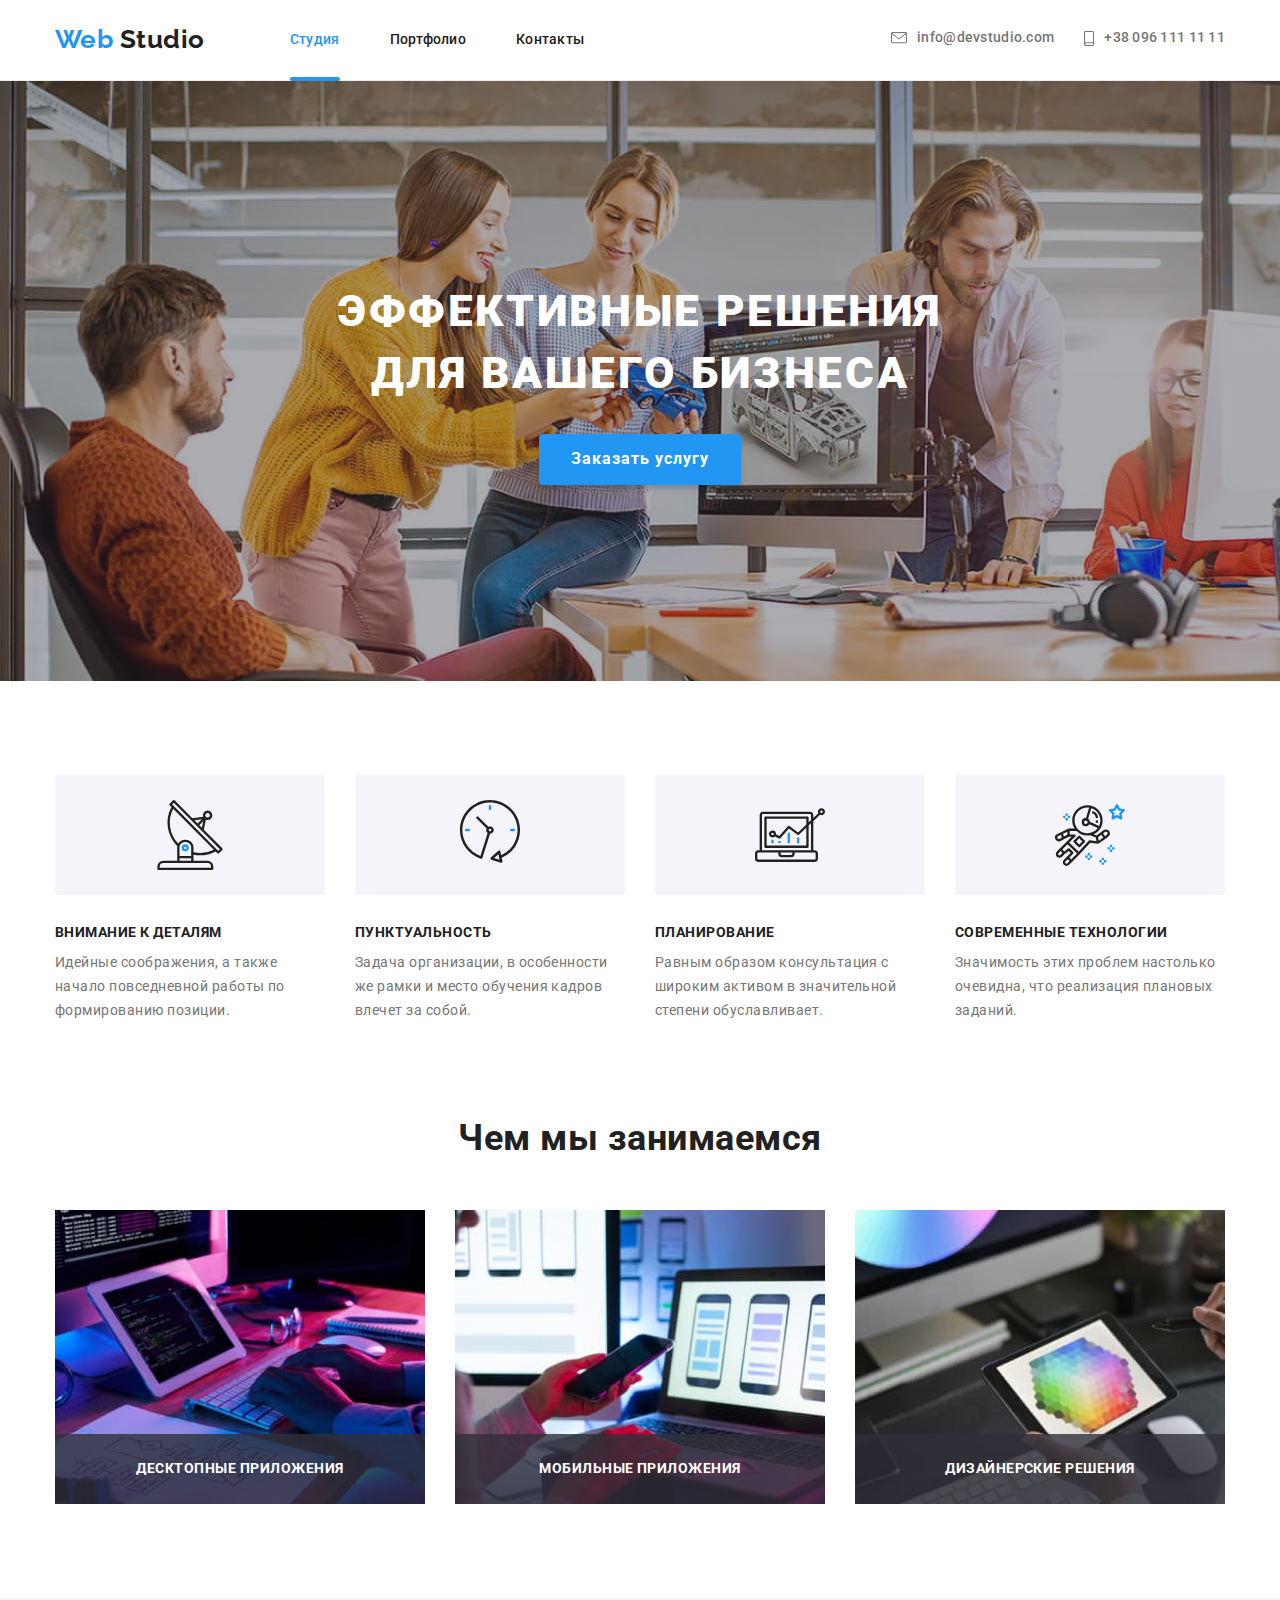
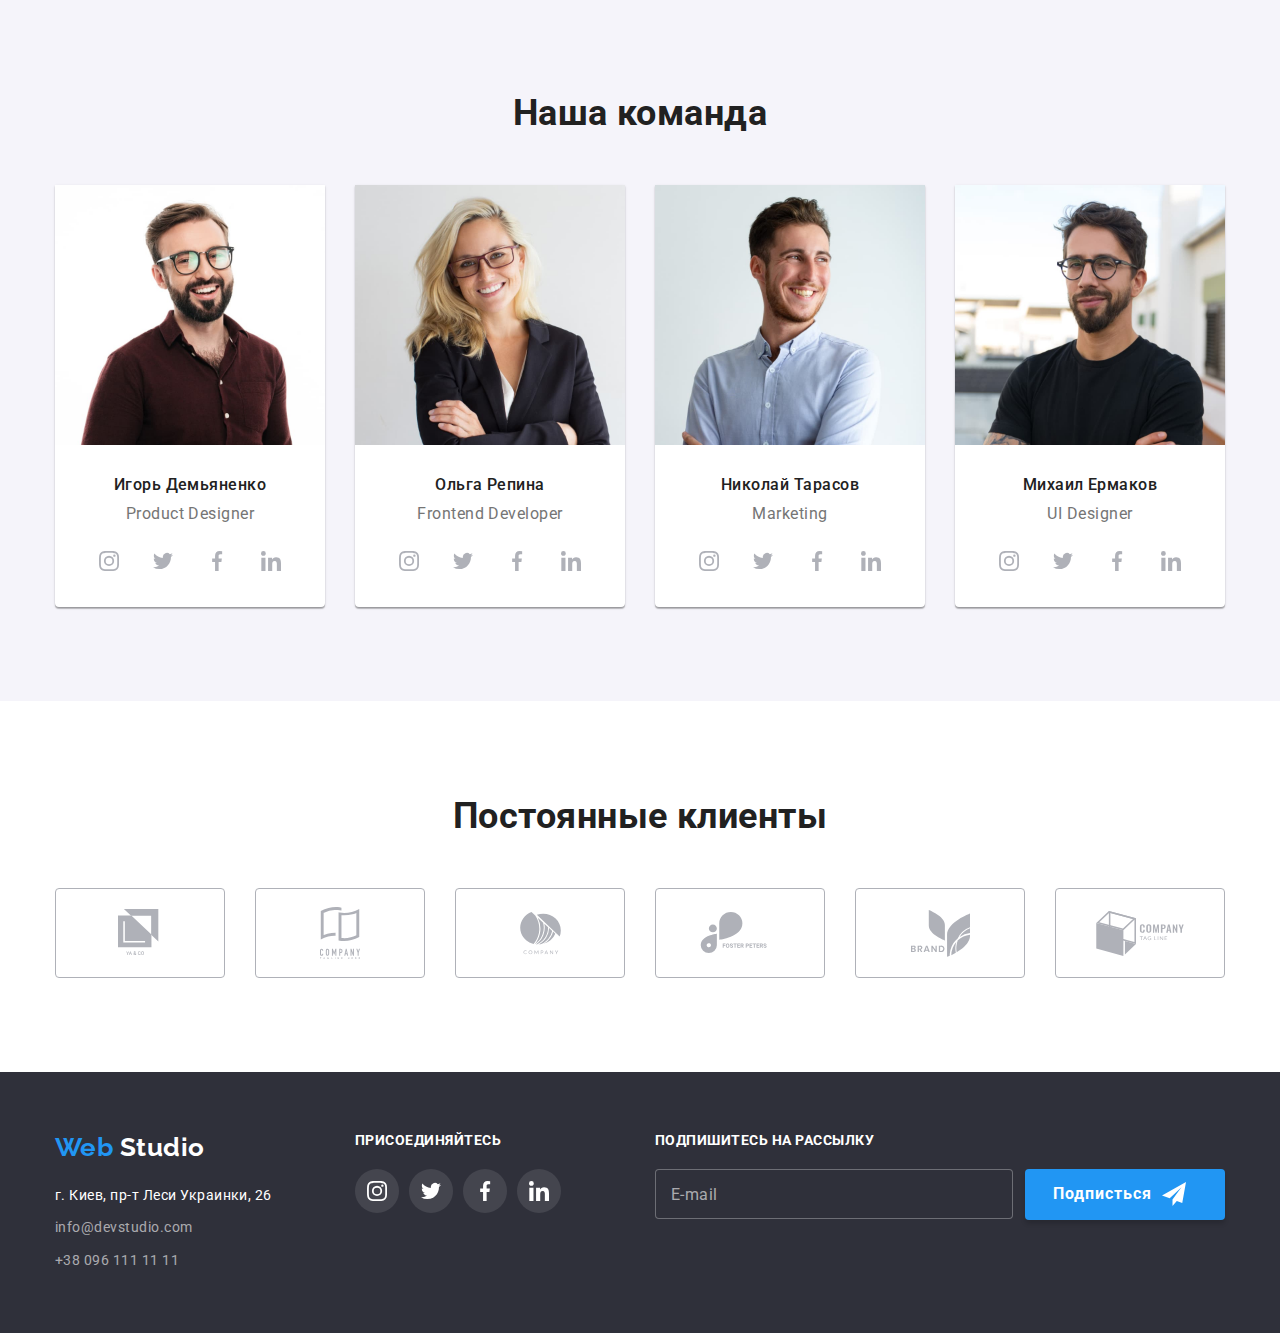
<file: index.html>
<!DOCTYPE html>
<html lang="ru">
  <head>
    <meta charset="UTF-8" />
    <meta name="viewport" content="width=device-width, initial-scale=1.0" />
    <title>Document</title>
    <link
      href="https://fonts.googleapis.com/css2?family=Raleway:wght@700&family=Roboto:wght@400;500;700;900&display=swap"
      rel="stylesheet"
    />
    <link
      rel="stylesheet"
      href="https://cdnjs.cloudflare.com/ajax/libs/modern-normalize/0.7.0/modern-normalize.min.css"
    />
    <link rel="stylesheet" href="./css/styles.css" />
  </head>
  <body class="page">
    <!--Шапка сайт-->
    <header class="header">
      <div class="container">
        <div class="flex-container">
          <nav class="flexbox-nav">
            <a href="./index.html" class="logo head">
              <span class="logo-blue">Web</span>
              <span class="logo-black">Studio</span>
            </a>
            <ul class="site-nav list">
              <li class="item">
                <a href="" class="link current">Студия</a>
              </li>
              <li class="item">
                <a href="./portfolio.html" class="link">Портфолио</a>
              </li>
              <li class="item">
                <a href="" class="link">Контакты</a>
              </li>
            </ul>
          </nav>
          <ul class="contact-nav list">
            <li class="item img-envelope">
              <a href="mailto:info@devstudio.com" class="link envelope">
                <svg class="icon-envelope" width="16" height="12">
                  <use xlink:href="./img-main/sprite.svg#envelope"></use>
                </svg>
                info@devstudio.com</a
              >
            </li>
            <li class="item img-phone">
              <a href="tel:+380961111111" class="link phone">
                <svg class="icon-phone" width="10" height="15">
                  <use xlink:href="./img-main/sprite.svg#smartphone"></use>
                </svg>
                +38 096 111 11 11</a
              >
            </li>
          </ul>
        </div>
      </div>
    </header>
    <main>
      <!--Герой-->
      <section class="hero">
        <div>
          <h1 class="hero-title">
            Эффективные решения <br />
            для вашего бизнеса
          </h1>
          <button class="button" data-modal-open>
            Заказать услугу
          </button>
          <!-- <a href="" ></a> -->
        </div>
      </section>
      <!--Наши фишки-->
      <section class="section fishki">
        <div class="container">
          <h2 class="section-title visually-hidden">Наши фишки</h2>
          <ul class="list-benefits list">
            <li class="item fishki">
              <div class="item-container">
                <svg class="item-icon">
                  <use xlink:href="./img-main/sprite.svg#antenna"></use>
                </svg>
              </div>

              <h3 class="benefits-title">Внимание к деталям</h3>
              <p class="benefits-text">
                Идейные соображения, а также начало повседневной работы по
                формированию позиции.
              </p>
            </li>
            <li class="item fishki">
              <div class="item-container">
                <svg class="item-icon">
                  <use xlink:href="./img-main/sprite.svg#clock"></use>
                </svg>
              </div>
              <h3 class="benefits-title">Пунктуальность</h3>
              <p class="benefits-text">
                Задача организации, в особенности же рамки и место обучения
                кадров влечет за собой.
              </p>
            </li>
            <li class="item fishki">
              <div class="item-container">
                <svg class="item-icon">
                  <use xlink:href="./img-main/sprite.svg#diagram"></use>
                </svg>
              </div>
              <h3 class="benefits-title">Планирование</h3>
              <p class="benefits-text">
                Равным образом консультация с широким активом в значительной
                степени обуславливает.
              </p>
            </li>
            <li class="item fishki">
              <div class="item-container">
                <svg class="item-icon">
                  <use xlink:href="./img-main/sprite.svg#astronaut"></use>
                </svg>
              </div>
              <h3 class="benefits-title">Современные технологии</h3>
              <p class="benefits-text">
                Значимость этих проблем настолько очевидна, что реализация
                плановых заданий.
              </p>
            </li>
          </ul>
        </div>
      </section>
      <!--Чем мы занимаемся-->
      <section class="section">
        <div class="container">
          <h2 class="section-title">Чем мы занимаемся</h2>
          <ul class="job-title list flex">
            <li class="job-item flex">
              <div class="container-position">
                <a href="">
                  <img src="./img-main/loptop.jpg" alt="компьтер" width="370" />
                </a>
                <div class="job-item-title">
                  <h3>Десктопные приложения</h3>
                </div>
              </div>
            </li>
            <li class="job-item flex">
              <div class="container-position">
                <a href="">
                  <img
                    src="./img-main/mobile.jpg"
                    alt="мобильный"
                    width="370"
                  />
                </a>
                <div class="job-item-title">
                  <h3>Мобильные приложения</h3>
                </div>
              </div>
            </li>
            <li class="job-item flex">
              <div class="container-position">
                <a href="">
                  <img src="./img-main/tablet.jpg" alt="монитор" width="370" />
                </a>
                <div class="job-item-title">
                  <h3>Дизайнерские решения</h3>
                </div>
              </div>
            </li>
          </ul>
        </div>
      </section>
      <!--Наша команда-->
      <section class="section bg">
        <div class="container">
          <h2 class="section-title">Наша команда</h2>
          <ul class="our-team list flex">
            <li class="item flex team">
              <img src="./img-main/Igor.jpg" alt="Igor" width="270" />
              <div class="team-container">
                <h3>Игорь Демьяненко</h3>
                <p lang="eu" class="team-text">Product Designer</p>
                <ul class="social list team">
                  <li class="social-item">
                    <a href="" aria-label="Instagram" class="social-link-team">
                      <svg class="team-item-icon">
                        <use xlink:href="./img-main/sprite.svg#instagram"></use>
                      </svg>
                    </a>
                  </li>
                  <li class="social-item">
                    <a href="" aria-label="Twitter" class="social-link-team">
                      <svg class="team-item-icon">
                        <use xlink:href="./img-main/sprite.svg#twitter"></use>
                      </svg>
                    </a>
                  </li>
                  <li class="social-item">
                    <a href="" aria-label="Facebook" class="social-link-team">
                      <svg class="team-item-icon">
                        <use xlink:href="./img-main/sprite.svg#facebook"></use>
                      </svg>
                    </a>
                  </li>
                  <li class="social-item">
                    <a href="" aria-label="Linkedin" class="social-link-team">
                      <svg class="team-item-icon">
                        <use xlink:href="./img-main/sprite.svg#linkedin"></use>
                      </svg>
                    </a>
                  </li>
                </ul>
              </div>
            </li>

            <li class="item flex team">
              <img src="./img-main/Olga.jpg" alt="olga width="270" />
              <div class="team-container">
                <h3>Ольга Репина</h3>
                <p lang="eu" class="team-text">Frontend Developer</p>
                <ul class="social list team">
                  <li class="social-item">
                    <a href="" aria-label="Instagram" class="social-link-team">
                      <svg class="team-item-icon">
                        <use xlink:href="./img-main/sprite.svg#instagram"></use>
                      </svg>
                    </a>
                  </li>
                  <li class="social-item">
                    <a href="" aria-label="Twitter" class="social-link-team">
                      <svg class="team-item-icon">
                        <use xlink:href="./img-main/sprite.svg#twitter"></use>
                      </svg>
                    </a>
                  </li>
                  <li class="social-item">
                    <a href="" aria-label="Facebook" class="social-link-team">
                      <svg class="team-item-icon">
                        <use xlink:href="./img-main/sprite.svg#facebook"></use>
                      </svg>
                    </a>
                  </li>
                  <li class="social-item">
                    <a href="" aria-label="Linkedin" class="social-link-team">
                      <svg class="team-item-icon">
                        <use xlink:href="./img-main/sprite.svg#linkedin"></use>
                      </svg>
                    </a>
                  </li>
                </ul>
              </div>
            </li>
            <li class="item flex team">
              <img src="./img-main/Nikolya.jpg" alt="фото" width="270" />
              <div class="team-container">
                <h3>Николай Тарасов</h3>
                <p lang="eu" class="team-text">Marketing</p>
                <ul class="social list team">
                  <li class="social-item">
                    <a href="" aria-label="Instagram" class="social-link-team">
                      <svg class="team-item-icon">
                        <use xlink:href="./img-main/sprite.svg#instagram"></use>
                      </svg>
                    </a>
                  </li>
                  <li class="social-item">
                    <a href="" aria-label="Twitter" class="social-link-team">
                      <svg class="team-item-icon">
                        <use xlink:href="./img-main/sprite.svg#twitter"></use>
                      </svg>
                    </a>
                  </li>
                  <li class="social-item">
                    <a href="" aria-label="Facebook" class="social-link-team">
                      <svg class="team-item-icon">
                        <use xlink:href="./img-main/sprite.svg#facebook"></use>
                      </svg>
                    </a>
                  </li>
                  <li class="social-item">
                    <a href="" aria-label="Linkedin" class="social-link-team">
                      <svg class="team-item-icon">
                        <use xlink:href="./img-main/sprite.svg#linkedin"></use>
                      </svg>
                    </a>
                  </li>
                </ul>
              </div>
            </li>
            <li class="item flex team">
              <img src="./img-main/Mike.jpg" alt="фото" width="270" />
              <div class="team-container">
                <h3>Михаил Ермаков</h3>
                <p lang="eu" class="team-text">UI Designer</p>
                <ul class="social list team">
                  <li class="social-item">
                    <a href="" aria-label="Instagram" class="social-link-team">
                      <svg class="team-item-icon">
                        <use xlink:href="./img-main/sprite.svg#instagram"></use>
                      </svg>
                    </a>
                  </li>
                  <li class="social-item">
                    <a href="" aria-label="Twitter" class="social-link-team">
                      <svg class="team-item-icon">
                        <use xlink:href="./img-main/sprite.svg#twitter"></use>
                      </svg>
                    </a>
                  </li>
                  <li class="social-item">
                    <a href="" aria-label="Facebook" class="social-link-team">
                      <svg class="team-item-icon">
                        <use xlink:href="./img-main/sprite.svg#facebook"></use>
                      </svg>
                    </a>
                  </li>
                  <li class="social-item">
                    <a href="" aria-label="Linkedin" class="social-link-team">
                      <svg class="team-item-icon">
                        <use xlink:href="./img-main/sprite.svg#linkedin"></use>
                      </svg>
                    </a>
                  </li>
                </ul>
              </div>
            </li>
          </ul>
        </div>
      </section>
      <!--Постоянные клиенты-->
      <section class="section">
        <div class="container">
          <h2 class="section-title">Постоянные клиенты</h2>
          <ul class="clients list flexbox">
            <li class="clients-item">
              <a href="" class="clients-link">
                <svg class="clients-icon" width="44.27" height="49.23">
                  <use xlink:href="./img-main/sprite.svg#logo1"></use>
                </svg>
              </a>
            </li>
            <li class="clients-item">
              <a href="" class="clients-link">
                <svg class="clients-icon" width="40" height="52">
                  <use xlink:href="./img-main/sprite.svg#logo2"></use>
                </svg>
              </a>
            </li>
            <li class="clients-item">
              <a href="" class="clients-link">
                <svg class="clients-icon" width="41" height="42.6">
                  <use xlink:href="./img-main/sprite.svg#logo3"></use>
                </svg>
              </a>
            </li>
            <li class="clients-item">
              <a href="" class="clients-link">
                <svg class="clients-icon" width="79.66" height="42.02">
                  <use xlink:href="./img-main/sprite.svg#logo4"></use>
                </svg>
              </a>
            </li>
            <li class="clients-item">
              <a href="" class="clients-link">
                <svg class="clients-icon" width="59" height="47">
                  <use xlink:href="./img-main/sprite.svg#logo5"></use>
                </svg>
              </a>
            </li>
            <li class="clients-item">
              <a href="" class="clients-link">
                <svg class="clients-icon" width="88.48" height="45.44">
                  <use xlink:href="./img-main/sprite.svg#logo6"></use>
                </svg>
              </a>
            </li>
          </ul>
        </div>
      </section>
    </main>
    <!--Футер-->
    <footer class="foot-style">
      <div class="container footer-flex">
        <div class="adress foot-item">
          <a href="./index.html" class="logo footer">
            <span class="logo-blue">Web</span>
            <span class="logo-white">Studio</span>
          </a>
          <address>
            <ul class="list contacts">
              <li class="adr">г. Киев, пр-т Леси Украинки, 26</li>
              <li>
                <a href="mailto:info@devstudio.com" class="link"
                  >info@devstudio.com</a
                >
              </li>
              <li>
                <a href="tel:+380961111111" class="link">+38 096 111 11 11</a>
              </li>
            </ul>
          </address>
        </div>

        <div class="foot-item social">
          <b>присоединяйтесь</b>
          <ul class="social list">
            <li class="social-item">
              <a href="" class="foot-soc" aria-label="Instagram">
                <svg class="footer-item-icon">
                  <use xlink:href="./img-main/sprite.svg#instagram"></use>
                </svg>
              </a>
            </li>
            <li class="social-item">
              <a href="" class="foot-soc" aria-label="Twitter">
                <svg class="footer-item-icon">
                  <use xlink:href="./img-main/sprite.svg#twitter"></use>
                </svg>
              </a>
            </li>
            <li class="social-item">
              <a href="" class="foot-soc" aria-label="Facebook">
                <svg class="footer-item-icon">
                  <use xlink:href="./img-main/sprite.svg#facebook"></use>
                </svg>
              </a>
            </li>
            <li class="social-item">
              <a href="" class="foot-soc" aria-label="Linkedin">
                <svg class="footer-item-icon">
                  <use xlink:href="./img-main/sprite.svg#linkedin"></use>
                </svg>
              </a>
            </li>
          </ul>
        </div>
        <div class="foot-item subscribe">
          <b>Подпишитесь на рассылку</b>
          <div>
            <form class="sign-flex" autocomplete="off">
              <input
                class="sign-mail"
                type="email"
                name="email"
                placeholder="E-mail"
              />
              <button type="submit" class="button sign">
                Подписться
                <svg class="item-sign">
                  <use xlink:href="./img-main/sprite.svg#plane"></use>
                </svg>
              </button>
            </form>
          </div>
        </div>
      </div>
    </footer>
    <!-- Modal -->
    <div class="backdrop is-hidden" data-modal>
      <div class="modal">
        <button class="close-b" data-modal-close>
          <svg class="svg-close" width="18px" height="18px">
            <use href="./img-main/sprite.svg#icon-close-btn"></use>
          </svg>
        </button>
        <!-- Modal Form -->
        <div class="modal-form">
          <h2>Оставьте свои данные, мы вам перезвоним</h2>
          <form>
            <label for="" class="form-label">
              Имя
              <div class="form-decor">
                <input class="form-input" type="text" name="Имя" />
                <svg class="form-icon" width="18px" height="18px">
                  <use
                    href="./img-main/sprite.svg#icon-person-black-form"
                  ></use>
                </svg>
              </div>
            </label>
            <label for="" class="form-label">
              Телефон
              <div class="form-decor">
                <input class="form-input" type="tel" name="Телефон" />
                <svg class="form-icon" width="18px" height="18px">
                  <use href="./img-main/sprite.svg#icon-phone-black-form"></use>
                </svg>
              </div>
            </label>
            <label for="" class="form-label">
              Почта
              <div class="form-decor">
                <input class="form-input" type="email" name="Почта" />
                <svg class="form-icon" width="18px" height="18px">
                  <use href="./img-main/sprite.svg#icon-email-black-form"></use>
                </svg>
              </div>
            </label>
            <label for="" class="form-label">
              Комментарий
              <textarea
                class="text-aria"
                name="Комментарий"
                id=""
                cols="30"
                rows="8"
                placeholder="Введите текст"
              ></textarea>
            </label>
            <label class="label-checkbox">
              <input
                class="check-box"
                type="checkbox"
                name="checkbox"
                value="cssdaedwe"
              />
              <span class="check-text">
                Соглашаюсь с рассылкой и принимаю
                <a href="#">Условия договора</a>
              </span>
            </label>

            <button type="submit">Отправить</button>
          </form>
        </div>
      </div>

      <script src="./js/modal.js"></script>
    </div>
  </body>
</html>
</file>
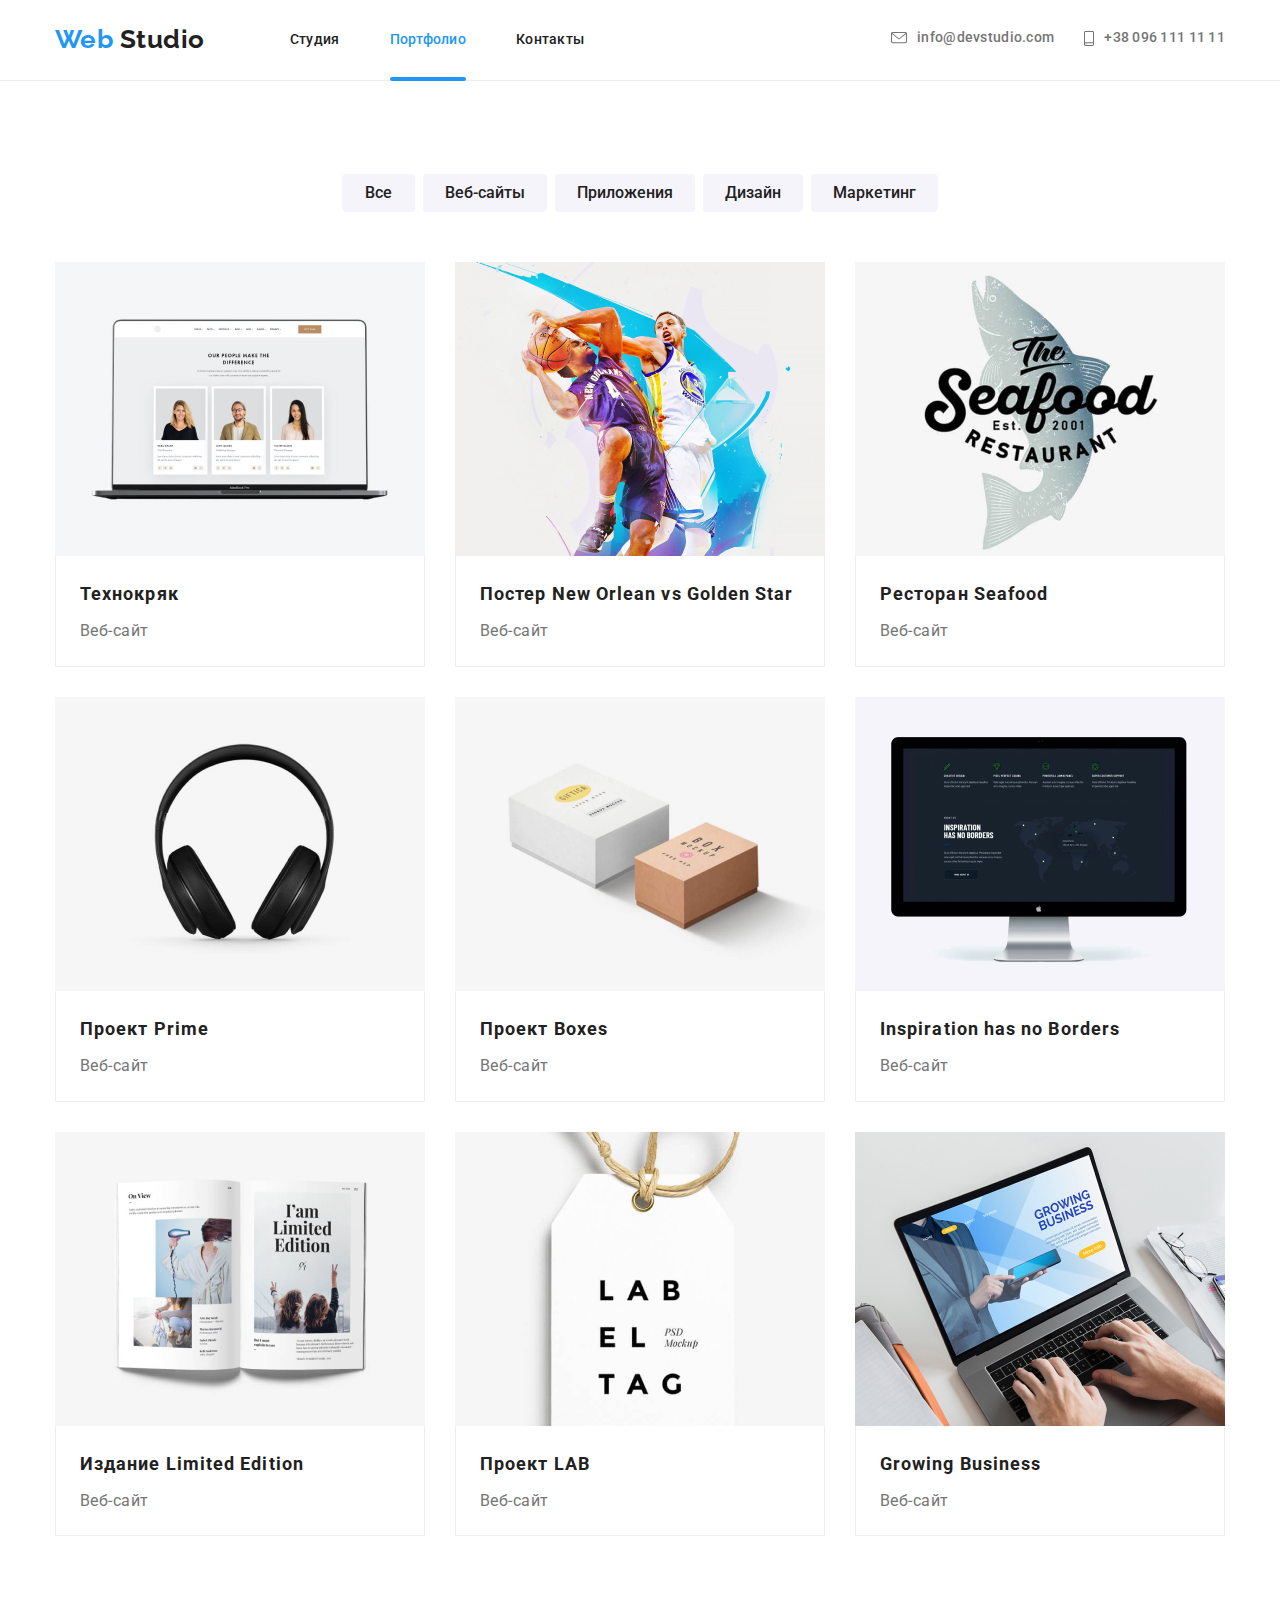
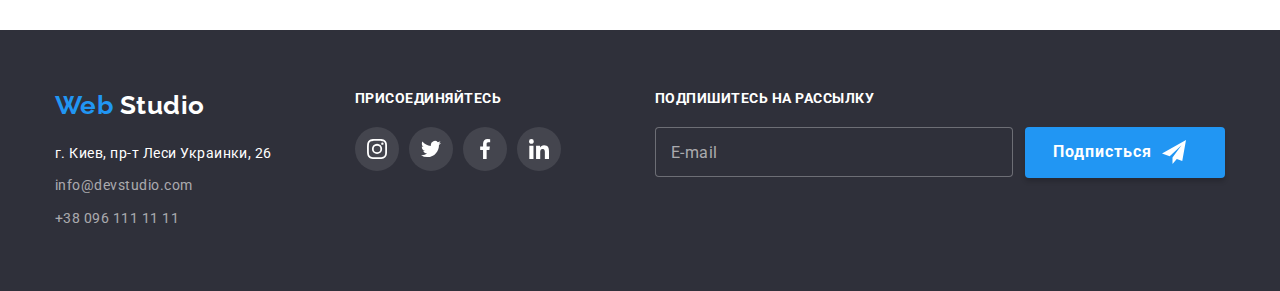
<file: portfolio.html>
<!DOCTYPE html>
<html lang="ru">
  <head>
    <meta charset="UTF-8" />
    <meta name="viewport" content="width=device-width, initial-scale=1.0" />
    <title>Document</title>
    <link
      href="https://fonts.googleapis.com/css2?family=Raleway:wght@700&family=Roboto:wght@400;500;700;900&display=swap"
      rel="stylesheet"
    />
    <link
      rel="stylesheet"
      href="https://cdnjs.cloudflare.com/ajax/libs/modern-normalize/0.7.0/modern-normalize.min.css"
    />
    <link rel="stylesheet" href="./css/styles.css" />
  </head>

  <body class="page">
    <!--Шапка сайт-->
    <header class="header">
      <div class="container">
        <div class="flex-container">
          <nav class="flexbox-nav">
            <a href="./index.html" class="logo head">
              <span class="logo-blue">Web</span>
              <span class="logo-black">Studio</span>
            </a>
            <ul class="site-nav list">
              <li class="item">
                <a href="./index.html" class="link">Студия</a>
              </li>
              <li class="item">
                <a href="" class="link current">Портфолио</a>
              </li>
              <li class="item">
                <a href="" class="link">Контакты</a>
              </li>
            </ul>
          </nav>
          <ul class="contact-nav list">
            <li class="item img-envelope">
              <a href="mailto:info@devstudio.com" class="link envelope">
                <svg class="icon-envelope" width="16" height="12">
                  <use xlink:href="./img-main/sprite.svg#envelope"></use>
                </svg>
                info@devstudio.com</a
              >
            </li>
            <li class="item img-phone">
              <a href="tel:+380961111111" class="link phone">
                <svg class="icon-phone" width="10" height="15">
                  <use xlink:href="./img-main/sprite.svg#smartphone"></use>
                </svg>
                +38 096 111 11 11</a
              >
            </li>
          </ul>
        </div>
      </div>
    </header>
    <!-- main container -->
    <main>
      <!-- Портфолио -->
      <section class="portfolio-section">
        <div class="container">
          <h1 class="visually-hidden">Портфолио Товаров</h1>
          <!-- menu -->
          <div class="menu-container">
            <ul class="nav menu list">
              <li class="nav-item list">
                <button class="nav-titel">Все</button>
              </li>
              <li class="nav-item list">
                <button class="nav-titel">Веб-сайты</button>
              </li>
              <li class="nav-item list">
                <button class="nav-titel">Приложения</button>
              </li>
              <li class="nav-item list">
                <button class="nav-titel">Дизайн</button>
              </li>
              <li class="nav-item list">
                <button class="nav-titel">Маркетинг</button>
              </li>
            </ul>
          </div>

          <!-- Виды продуктов-->

          <h2 class="visually-hidden">Виды продуктов</h2>
          <ul class="flex product list">
            <li class="flex list-item">
              <a href="" class="link-hover">
                <div class="product-thumb">
                  <img
                    src="./img-portfolio/technokryak.jpg"
                    alt="laptop screen"
                  />
                  <div class="overflow">
                    <p>
                      Технокряк это современная площадка распространения
                      коронавируса. Компании используют эту платформу для
                      цифрового шпионажа и атак на защищённые сервера
                      конкурентов.
                    </p>
                  </div>
                </div>
                <div class="product-container">
                  <h3 class="work-titel">Технокряк</h3>
                  <p class="work-text">Веб-сайт</p>
                </div>
              </a>
            </li>
            <li class="flex list-item">
              <a href="" class="link-hover">
                <div class="product-thumb">
                  <img
                    src="./img-portfolio/basketboll.jpg"
                    alt="basketboll players"
                  />
                  <div class="overflow">
                    <p>
                      Технокряк это современная площадка распространения
                      коронавируса. Компании используют эту платформу для
                      цифрового шпионажа и атак на защищённые сервера
                      конкурентов.
                    </p>
                  </div>
                </div>
                <div class="product-container">
                  <h3 class="work-titel">Постер New Orlean vs Golden Star</h3>

                  <p class="work-text">Веб-сайт</p>
                </div>
              </a>
            </li>
            <li class="flex list-item">
              <a href="" class="link-hover">
                <div class="product-thumb">
                  <img src="./img-portfolio/seafood.jpg" alt="fish" />
                  <div class="overflow">
                    <p>
                      Технокряк это современная площадка распространения
                      коронавируса. Компании используют эту платформу для
                      цифрового шпионажа и атак на защищённые сервера
                      конкурентов.
                    </p>
                  </div>
                </div>
                <div class="product-container">
                  <h3 class="work-titel">Ресторан Seafood</h3>
                  <p class="work-text">Веб-сайт</p>
                </div>
              </a>
            </li>
            <li class="flex list-item">
              <a href="" class="link-hover">
                <div class="product-thumb">
                  <img src="./img-portfolio/headset.jpg" alt="headset" />
                  <div class="overflow">
                    <p>
                      Технокряк это современная площадка распространения
                      коронавируса. Компании используют эту платформу для
                      цифрового шпионажа и атак на защищённые сервера
                      конкурентов.
                    </p>
                  </div>
                </div>
                <div class="product-container">
                  <h3 class="work-titel">Проект Prime</h3>
                  <p class="work-text">Веб-сайт</p>
                </div>
              </a>
            </li>
            <li class="flex list-item">
              <a href="" class="link-hover">
                <div class="product-thumb">
                  <img src="./img-portfolio/boxes.jpg" alt="boxes" />
                  <div class="overflow">
                    <p>
                      Технокряк это современная площадка распространения
                      коронавируса. Компании используют эту платформу для
                      цифрового шпионажа и атак на защищённые сервера
                      конкурентов.
                    </p>
                  </div>
                </div>
                <div class="product-container">
                  <h3 class="work-titel">Проект Boxes</h3>
                  <p class="work-text">Веб-сайт</p>
                </div>
              </a>
            </li>
            <li class="flex list-item">
              <a href="" class="link-hover">
                <div class="product-thumb">
                  <img src="./img-portfolio/imac.jpg" alt="imac screen" />
                  <div class="overflow">
                    <p>
                      Технокряк это современная площадка распространения
                      коронавируса. Компании используют эту платформу для
                      цифрового шпионажа и атак на защищённые сервера
                      конкурентов.
                    </p>
                  </div>
                </div>
                <div class="product-container">
                  <h3 class="work-titel">Inspiration has no Borders</h3>
                  <p class="work-text">Веб-сайт</p>
                </div>
              </a>
            </li>
            <li class="flex list-item">
              <a href="" class="link-hover">
                <div class="product-thumb">
                  <img src="./img-portfolio/magazine.jpg" alt="magazine" />
                  <div class="overflow">
                    <p>
                      Технокряк это современная площадка распространения
                      коронавируса. Компании используют эту платформу для
                      цифрового шпионажа и атак на защищённые сервера
                      конкурентов.
                    </p>
                  </div>
                </div>
                <div class="product-container">
                  <h3 class="work-titel">Издание Limited Edition</h3>
                  <p class="work-text">Веб-сайт</p>
                </div>
              </a>
            </li>
            <li class="flex list-item">
              <a href="" class="link-hover">
                <div class="product-thumb">
                  <img src="./img-portfolio/label.jpg" alt="label" />
                  <div class="overflow">
                    <p>
                      Технокряк это современная площадка распространения
                      коронавируса. Компании используют эту платформу для
                      цифрового шпионажа и атак на защищённые сервера
                      конкурентов.
                    </p>
                  </div>
                </div>
                <div class="product-container">
                  <h3 class="work-titel">Проект LAB</h3>
                  <p class="work-text">Веб-сайт</p>
                </div>
              </a>
            </li>
            <li class="flex list-item">
              <a href="" class="link-hover">
                <div class="product-thumb">
                  <img src="./img-portfolio/macpro.jpg" alt="mac laptop" />
                  <div class="overflow">
                    <p>
                      Технокряк это современная площадка распространения
                      коронавируса. Компании используют эту платформу для
                      цифрового шпионажа и атак на защищённые сервера
                      конкурентов.
                    </p>
                  </div>
                </div>
                <div class="product-container">
                  <h3 class="work-titel">Growing Business</h3>
                  <p class="work-text">Веб-сайт</p>
                </div>
              </a>
            </li>
          </ul>
        </div>
      </section>
    </main>

    <!-- Футер -->
    <footer class="foot-style">
      <div class="container footer-flex">
        <div class="adress foot-item">
          <a href="./index.html" class="logo footer">
            <span class="logo-blue">Web</span>
            <span class="logo-white">Studio</span>
          </a>
          <address>
            <ul class="list contacts">
              <li class="adr">г. Киев, пр-т Леси Украинки, 26</li>
              <li>
                <a href="mailto:info@devstudio.com" class="link"
                  >info@devstudio.com</a
                >
              </li>
              <li>
                <a href="tel:+380961111111" class="link">+38 096 111 11 11</a>
              </li>
            </ul>
          </address>
        </div>

        <div class="foot-item social">
          <b>присоединяйтесь</b>
          <ul class="social list">
            <li class="social-item">
              <a href="" class="foot-soc" aria-label="Instagram">
                <svg class="footer-item-icon">
                  <use xlink:href="./img-main/sprite.svg#instagram"></use>
                </svg>
              </a>
            </li>
            <li class="social-item">
              <a href="" class="foot-soc" aria-label="Twitter">
                <svg class="footer-item-icon">
                  <use xlink:href="./img-main/sprite.svg#twitter"></use>
                </svg>
              </a>
            </li>
            <li class="social-item">
              <a href="" class="foot-soc" aria-label="Facebook">
                <svg class="footer-item-icon">
                  <use xlink:href="./img-main/sprite.svg#facebook"></use>
                </svg>
              </a>
            </li>
            <li class="social-item">
              <a href="" class="foot-soc" aria-label="Linkedin">
                <svg class="footer-item-icon">
                  <use xlink:href="./img-main/sprite.svg#linkedin"></use>
                </svg>
              </a>
            </li>
          </ul>
        </div>
        <div class="foot-item subscribe">
          <b>Подпишитесь на рассылку</b>
          <div>
            <form class="sign-flex" autocomplete="off">
              <input
                class="sign-mail"
                type="email"
                name="email"
                placeholder="E-mail"
              />
              <button type="submit" class="button sign">
                Подписться
                <svg class="item-sign">
                  <use xlink:href="./img-main/sprite.svg#plane"></use>
                </svg>
              </button>
            </form>
          </div>
        </div>
      </div>
    </footer>
  </body>
</html>
</file>
<file: css/styles.css>
/* основной цвет #212121 */
/* вторичный цвет #757575 */
/* акцент  #2196F3 */
/* вторичный цвет фона #F5F4FA */
/* цвет фона подвала #2F303A */

html {
  box-sizing: border-box;
}

*,
*::before,
*::after {
  box-sizing: inherit;
}

/* Utilita */

.visually-hidden {
  position: absolute !important;
  clip: rect(1px 1px 1px 1px);
  /* IE6, IE7 */
  clip: rect(1px, 1px, 1px, 1px);
  padding: 0 !important;
  border: 0 !important;
  height: 1px !important;
  width: 1px !important;
  overflow: hidden;
}
.list {
  list-style: none;
  margin: 0px;
  padding: 0px;
}

/* Остальной код */
:root {
  --main-text-color: #212121;
  --secondary-text-color: #757575;
  --acent-color: #2196f3;
  --main-bg-color: #ffffff;
}

.page {
  background-color: var(--main-bg-color);
  color: var(--main-text-color);
  font-family: Roboto, sans-serif;
  letter-spacing: 0.03em;
}

/* Header container */
.container {
  margin-left: auto;
  margin-right: auto;
  width: 1200px;
  padding-left: 15px;
  padding-right: 15px;
}

/* Logo */

.header {
  border-bottom: 1px solid #ececec;
}

.logo.head {
  font-family: Raleway, sans-serif;
  font-weight: bold;
  font-size: 26px;
  line-height: 1.2;
  display: inline-block;
  padding-top: 24px;
  padding-bottom: 25px;
  margin-right: 85px;
}

.logo-blue {
  color: var(--acent-color);
}
.logo-black {
  color: var(--main-text-color);
}
.logo-white {
  color: var(--main-bg-color);
}
/* navigation */
.flex-container {
  display: flex;
  align-items: center;
  justify-content: flex-end;
}

.flexbox-nav {
  display: flex;
}

.site-nav .link {
  color: var(--main-text-color);
  font-weight: 500;
  font-size: 14px;
  line-height: 1.14;
  letter-spacing: 0.02em;
  transition: color 250ms cubic-bezier(0.4, 0, 0.2, 1);
}
.site-nav .link.current {
  position: relative;
  color: var(--acent-color);
}
.link.current::before {
  content: "";
  position: absolute;
  left: 0px;
  bottom: -1.5px;
  width: 100%;
  height: 4px;
  background-color: var(--acent-color);
  border-radius: 2px;
}

.site-nav.list {
  display: flex;
}
.site-nav .item + .item {
  margin-left: 50px;
}
.site-nav .link {
  display: block;

  padding-top: 32px;
  padding-bottom: 32px;
}

.contact-nav .link {
  display: inline-block;

  color: var(--secondary-text-color);
  font-weight: 500;
  font-size: 14px;
  line-height: 1.14;
  letter-spacing: 0.02em;
}

.contact-nav.list {
  display: flex;
  margin-left: auto;
}
.contact-nav .item + .item {
  margin-left: 30px;
}

.header .link:hover,
.header .link:focus {
  color: var(--acent-color);
}

.img-envelope > .envelope {
  display: inline-flex;
  align-items: center;
  transition: color 250ms cubic-bezier(0.4, 0, 0.2, 1);
}

.img-phone > .phone {
  display: inline-flex;
  align-items: center;
  transition: color 250ms cubic-bezier(0.4, 0, 0.2, 1);
}

.icon-envelope {
  margin-right: 10px;
  fill: currentColor;
}
.icon-phone {
  margin-right: 10px;
  fill: currentColor;
}

/* .icon-envelope:hover {
  fill: var(--acent-color);
}

.icon-phone:hover {
  fill: var(--acent-color);
} */

/* .img-envelope {
  display: flex;
  align-items: center;
} */
/* .img-phone {
  display: flex;
  align-items: center;
} */

/* .img-envelope::before {
  display: inline-block;
  content: "";
  height: 11.2px;
  width: 16px;
  background-image: url(../img-main/envelope.svg);
  background-repeat: no-repeat;
  margin-right: 10px;
} */

/* .img-phone::before {
  display: inline-block;
  content: "";
  height: 14.94px;
  width: 10px;
  background-image: url(../img-main/telephone.svg);
  background-repeat: no-repeat;
  margin-right: 10px;
} */

/* Hero */
.hero {
  background-color: gray;
  background-image: linear-gradient(
      rgba(47, 48, 58, 0.4),
      rgba(47, 48, 58, 0.4)
    ),
    url(../img-main/Hero-compressed.jpg);

  height: 600px;
  max-width: 1600px;
  background-size: cover;
  background-repeat: no-repeat;

  text-align: center;
  margin-left: auto;
  margin-right: auto;
}

.hero-title {
  font-weight: 900;
  font-size: 44px;
  line-height: 1.4;
  color: #ffffff;

  letter-spacing: 0.06em;
  text-transform: uppercase;
  margin-top: 0px;
  margin-bottom: 30px;
  padding-top: 200px;
}

/* Button */
.hero .button {
  display: inline-flex;

  border-radius: 4px;
  padding: 10px 32px;
  background-color: var(--acent-color);
  color: #ffffff;
  font-weight: bold;
  font-size: 16px;
  line-height: 1.9;
  letter-spacing: 0.06em;
  box-shadow: 0px 4px 4px rgba(0, 0, 0, 0.15);
  cursor: pointer;
  align-items: center;
  border: none;
  outline: none;
  transition: color 250ms cubic-bezier(0.4, 0, 0.2, 1),
    background-color 250ms cubic-bezier(0.4, 0, 0.2, 1);
}

.hero .button:hover {
  color: var(--acent-color);
  background-color: #ffffff;
}

.foot-style .button {
  display: flex;
  width: 200px;
  margin-left: auto;

  border-radius: 4px;
  padding: 10px 28px;
  background-color: var(--acent-color);
  color: #ffffff;
  font-weight: bold;
  font-size: 16px;
  line-height: 1.9;
  letter-spacing: 0.06em;

  align-items: center;
}

/* Section */
.section {
  padding-top: 94px;
  padding-bottom: 94px;
}
.section.fishki {
  padding-bottom: 0px;
}

.section-title {
  color: var(--main-text-color);

  font-weight: 700;
  font-size: 36px;
  line-height: 1.2;
  text-align: center;
  margin-top: 0px;
  margin-bottom: 50px;
}
/* Наши фишки */
.list-benefits {
  display: flex;
  margin: -15px;
}
.item.fishki {
  width: calc((100% - 90px) / 4);
  margin: 15px;
}

.item-container {
  padding: 25px 100px;
  height: 120px;
  background-color: #f5f4fa;
  border-radius: 4px;
  margin-bottom: 30px;
}
.item-icon {
  width: 70px;
  height: 70px;
}

/* .item.fishki::before {
  display: inline-block;
  content: "";
  width: 270px;
  height: 120px;
  background-color: #f5f4fa;

  background-position: center;
  background-repeat: no-repeat;
  border-radius: 4px;
  margin-bottom: 30px;
}

.item.fishki:nth-child(1)::before {
  background-image: url(../img-main/antenna1.svg);
}
.item.fishki:nth-child(2)::before {
  background-image: url(../img-main/clock1.svg);
}
.item.fishki:nth-child(3)::before {
  background-image: url(../img-main/diagram1.svg);
}
.item.fishki:nth-child(4)::before {
  background-size: 70px 70px;
  background-image: url(../img-main/astronaut1.svg);
} */

.benefits-title {
  font-weight: 700;
  font-size: 14px;
  line-height: 1.14;
  text-transform: uppercase;
  margin-top: 0px;
  margin-bottom: 10px;
}
.benefits-text {
  color: var(--secondary-text-color);

  font-weight: 400;
  font-size: 14px;
  line-height: 1.7;
  margin: 0px;
}

/* Чем мы занимаемся */

.job-title h3 {
  font-weight: 700;
  font-size: 14px;
  line-height: 1.14;
  text-align: center;
  text-transform: uppercase;
}
.job-title h3 {
  margin: 0px;
  color: #ffffff;
  padding-top: 27px;
  padding-bottom: 27px;
}
.job-title.flex {
  display: flex;
}
.job-item.flex {
  width: calc((100% - 60px) / 3);
  margin-right: 30px;
  background-color: #f5f4fa;
}
.container-position {
  position: relative;
}

.job-item-title {
  position: absolute;
  bottom: 0;

  width: 370px;
  height: 70px;

  background: rgba(47, 48, 58, 0.8);
}
.job-item.flex:last-child {
  margin-right: 0px;
}
.job-item > a {
  display: block;
}
.job-item img {
  display: block;
  max-width: 100%;
  height: auto;
}
/* Наша команда */
.section.bg {
  background-color: #f5f4fa;
}

.team-container {
  padding-top: 30px;
  padding-bottom: 24px;
}

.our-team.flex {
  display: flex;
  margin: -15px;
}

.item.flex {
  width: calc((100% - 90px) / 4);

  margin: 15px;
}
.our-team > .item.flex {
  background-color: #ffffff;
  box-shadow: 0px 2px 1px rgba(0, 0, 0, 0.2), 0px 1px 1px rgba(0, 0, 0, 0.14),
    0px 1px 3px rgba(0, 0, 0, 0.12);
  border-radius: 0px 0px 4px 4px;
}

.item.flex > img {
  display: block;
  max-width: 100%;
  height: auto;
}

.our-team h3 {
  font-weight: 500;
  font-size: 16px;
  line-height: 1.2;
  text-align: center;
  margin-top: 0px;
  margin-bottom: 10px;
}
.team-text {
  color: var(--secondary-text-color);
  font-weight: 400;
  font-size: 16px;
  line-height: 1.2;
  text-align: center;
  margin-top: 0px;
  margin-bottom: 16px;
}

/* .social-link.list a:hover,
.social-link.list a:focus {
  color: var(--acent-color);
} */

.social.list.team {
  display: flex;
  width: 206px;
  margin-left: auto;
  margin-right: auto;
}

.social.list .social-item + .social-item {
  margin-left: 10px;
}

.social-link-team {
  display: flex;
  justify-content: center;
  align-items: center;
  width: 44px;
  height: 44px;
  color: #afb1b8;
  border-radius: 50%;
  transition: color 250ms cubic-bezier(0.4, 0, 0.2, 1),
    background-color 250ms cubic-bezier(0.4, 0, 0.2, 1);
}

.social-link-team:hover {
  background-color: var(--acent-color);
  color: #fff;
}

.team-item-icon {
  width: 20px;
  height: 20px;
  fill: currentColor;
}

/* .list.team > .social-item:nth-child(1) {
  background-image: url(../img-main/instagram-grey.svg);
}
.list.team > .social-item:nth-child(2) {
  background-image: url(../img-main/twitter-grey.svg);
}
.list.team > .social-item:nth-child(3) {
  background-image: url(../img-main/facebook-grey.svg);
}
.list.team > .social-item:nth-child(4) {
  background-image: url(../img-main/linkedin-grey.svg);
} */

/* Постоянные клиенты */
.clients.flexbox {
  display: flex;
  margin: -15px;
}
.clients-item {
  width: calc((100% - 150px) / 6);
  margin: 15px;

  background-repeat: no-repeat;
  background-position: center;
}

.clients-link {
  display: flex;
  height: 90px;
  border: 1px solid #afb1b8;
  border-radius: 4px;
  justify-content: center;
  align-items: center;
  color: #afb1b8;
  transition: border 250ms cubic-bezier(0.4, 0, 0.2, 1),
    color 250ms cubic-bezier(0.4, 0, 0.2, 1);
}

.clients-link:hover {
  border-color: var(--acent-color);
  color: var(--acent-color);
}

.clients-icon {
  fill: currentColor;
}

/* .clients-item:nth-child(1) {
  background-image: url(../img-main/logo1.svg);
}
.clients-item:nth-child(2) {
  background-image: url(../img-main/logo2.svg);
}
.clients-item:nth-child(3) {
  background-image: url(../img-main/logo3.svg);
}
.clients-item:nth-child(4) {
  background-image: url(../img-main/logo4.svg);
}
.clients-item:nth-child(5) {
  background-image: url(../img-main/logo5.svg);
}
.clients-item:nth-child(6) {
  background-image: url(../img-main/logo6.svg);
}

.clients-link:hover,
.clients-link:focus {
  border-color: var(--acent-color);
}

.clients-img {
  display: block;
  margin: 0px auto;
} */

/* a NONE */

a {
  text-decoration: none;
  cursor: pointer;
}

/* Footer */

.logo.footer {
  display: inline-block;
  margin-bottom: 20px;

  font-family: Raleway, sans-serif;
  font-weight: bold;
  font-size: 26px;
  line-height: 1.2;
}

.foot-style {
  background-color: #2f303a;
  color: white;
  padding-top: 60px;
  padding-bottom: 60px;
}

.list.contacts > li:not(:last-child) {
  margin-bottom: 9px;
}
.contacts.link {
  display: inline-block;
}

.list .adr {
  font-style: normal;
  font-weight: 400;
  font-size: 14px;
  line-height: 1.7;
}

.foot-style .link {
  color: rgba(255, 255, 255, 0.6);
  font-style: normal;
  font-weight: 400;
  font-size: 14px;
  line-height: 1.7;
  transition: color 250ms cubic-bezier(0.4, 0, 0.2, 1);
}

div > b {
  display: block;
  font-weight: 700;
  font-size: 14px;
  line-height: 1.2;
  text-transform: uppercase;
  margin-bottom: 20px;
}

.footer-flex {
  display: flex;
}
.adress.foot-item,
.foot-item.social {
  width: calc((50% - 45px) / 2);
}

.foot-item.subscribe {
  width: calc(50% - 15px);
}

.foot-item.social {
  margin-left: 30px;
  margin-right: 30px;
}

.foot-item .social.list {
  display: flex;
  width: 206px;
}

.foot-style .link:hover,
.foot-style .link:focus {
  color: var(--acent-color);
}

.foot-item .foot-soc {
  display: flex;
  justify-content: center;
  align-items: center;

  background-color: rgba(255, 255, 255, 0.1);
  border-radius: 50%;
  width: 44px;
  height: 44px;
  color: #fff;

  transition: background-color 250ms cubic-bezier(0.4, 0, 0.2, 1);
}

.footer-item-icon {
  width: 20px;
  height: 20px;
  fill: currentColor;
}
.foot-item .foot-soc:hover {
  background-color: var(--acent-color);
}

.sign-flex {
  display: inline-flex;
}

.sign-mail {
  width: 358px;
  height: 50px;
  background-color: #2f303a;
  border-radius: 4px;
  border: 1px solid rgba(255, 255, 255, 0.3);
  padding-left: 15px;
  padding-right: 15px;
  color: rgba(255, 255, 255, 0.6);
  margin-right: 12px;
  transition: border 250ms cubic-bezier(0.4, 0, 0.2, 1);
}

.sign-mail:focus {
  outline: none;
  border: 1px solid var(--acent-color);
}

.sign-mail::placeholder {
  font-family: Roboto;
  font-size: 400px;
  font-size: 16px;
  line-height: 1.25em;
  letter-spacing: 0.03em;
  color: rgba(255, 255, 255, 0.6);
}

/* .footer-item-icon {
  display: block;
  --color4: rgba(255, 255, 255, 0.1);
  --color3: #fff;
  width: 44px;
  height: 44px;
}
.footer-item-icon:hover {
  --color4: #2196f3;
  --color3: #fff;
} */

.item-sign {
  margin-left: 10px;
  width: 24px;
  height: 24px;
}

/* Styles Portfolio */

.portfolio-section {
  padding-top: 93px;
  padding-bottom: 94px;
}
/* menu */

.menu-container {
  padding-bottom: 16px;
  margin-bottom: 34px;
}

.nav.menu.list {
  display: flex;
  justify-content: center;
}
.nav-item.list:not(:last-child) {
  margin-right: 8px;
}

.nav-titel {
  color: var(--main-text-color);
  background-color: #f5f4fa;
  font-family: inherit;
  font-weight: 500;
  font-size: 16px;
  line-height: 1.6;
  cursor: pointer;
  border-radius: 4px;
  min-width: 73px;
  text-align: center;
  padding: 6px 22px;
  border: none;

  transition: background-color 250ms cubic-bezier(0.4, 0, 0.2, 1),
    color 250ms cubic-bezier(0.4, 0, 0.2, 1);
}

.nav-titel:hover {
  color: var(--main-bg-color);
  background-color: var(--acent-color);
}
/* Портфолио продуктов */

.product-container {
  padding-top: 20px;
  padding-bottom: 20px;
  padding-right: 24px;
  padding-left: 24px;
  border-left: 1px solid #eeeeee;
  border-right: 1px solid #eeeeee;
  border-bottom: 1px solid #eeeeee;
}

.product.list {
  display: flex;
  flex-wrap: wrap;
}

.product a {
  display: inline-block;
}

.product img {
  display: block;
  max-width: 100%;
  height: auto;
}

.flex.list-item {
  width: calc((100% - 60px) / 3);

  margin-right: 30px;
  margin-bottom: 30px;

  /* box-shadow: 0px 1px 1px rgba(0, 0, 0, 0.12), 0px 4px 4px rgba(0, 0, 0, 0.06),
    1px 4px 6px rgba(0, 0, 0, 0.16); */
}

.flex.list-item:nth-child(3n) {
  margin-right: 0px;
}

.list-item:nth-last-child(-n + 3) {
  margin-bottom: 0px;
}

.work-titel {
  color: var(--main-text-color);
  font-weight: 700;
  font-size: 18px;
  line-height: 2;
  letter-spacing: 0.06em;
  margin-top: 0px;
  margin-bottom: 4px;
}
.product p {
  margin: 0px;
}

.product .work-text {
  color: var(--secondary-text-color);
  font-size: 16px;
  line-height: 1.87;
}

.product-thumb {
  position: relative;
  overflow: hidden;
}

.overflow {
  position: absolute;
  left: 0px;
  top: 0px;
  width: 100%;
  height: 100%;
  transform: translateY(100%);
  background-color: rgba(33, 150, 243, 0.9);
  opacity: 0;

  transition: transform 250ms cubic-bezier(0.4, 0, 0.2, 1),
    opacity 250ms cubic-bezier(0.4, 0, 0.2, 1);
}

.overflow > p {
  padding: 63px 24px;

  font-family: Roboto;
  font-style: normal;
  font-weight: normal;
  font-size: 18px;
  line-height: 1.5em;
  color: #ffffff;
}

.link-hover:hover .overflow {
  transform: translateY(0);
  opacity: 1;
}

.flex.list-item:hover {
  box-shadow: 0px 1px 1px rgba(0, 0, 0, 0.12), 0px 4px 4px rgba(0, 0, 0, 0.06),
    1px 4px 6px rgba(0, 0, 0, 0.16);
}

/* Modal */

.backdrop {
  position: fixed;
  top: 0px;
  left: 0px;
  width: 100%;
  height: 100%;
  background: rgba(0, 0, 0, 0.2);
  transition: opacity 250ms cubic-bezier(0.4, 0, 0.2, 1);
}

.backdrop.is-hidden {
  opacity: 0;
  pointer-events: none;
}

.backdrop.is-hidden .modal {
  transform: translate(-50%, -50%) scale(0.9);
}

.modal {
  position: absolute;
  top: 50%;
  left: 50%;
  transform: translate(-50%, -50%) scale(1) rotate(360deg);
  transition: transform 250ms cubic-bezier(0.4, 0, 0.2, 1);
  width: 528px;
  height: 581px;

  background: #ffffff;
  box-shadow: 0px 1px 3px rgba(0, 0, 0, 0.12), 0px 1px 1px rgba(0, 0, 0, 0.14),
    0px 2px 1px rgba(0, 0, 0, 0.2);
  border-radius: 4px;
}
.close-b {
  display: block;
  width: 30px;
  height: 30px;
  border: none;
  outline: none;
  margin-top: 8px;
  margin-right: 8px;
  margin-left: auto;
  margin-bottom: auto;
  padding: 0px;
  background-color: #fff;
  border: 1px solid rgba(0, 0, 0, 0.1);
  border-radius: 50%;
}
.svg-close {
  vertical-align: middle;
  transition: fill 250ms cubic-bezier(0.4, 0, 0.2, 1);
}

.close-b:hover > .svg-close {
  fill: #2196f3;
}

/* Modal Form */

.modal-form {
  width: 448px;
  margin-left: auto;
  margin-right: auto;
}

.modal-form > h2 {
  font-weight: 700;
  font-size: 20px;
  line-height: 1.15em;
  text-align: center;
  margin-top: 0px;
  margin-bottom: 12px;
}

.form-label {
  display: block;

  margin-bottom: 15px;

  font-family: Roboto;
  font-weight: 400;
  font-size: 12px;
  line-height: 1.16em;
  letter-spacing: 0.01em;
  color: #757575;
}

.form-decor {
  position: relative;
}

.form-input {
  display: block;
  width: 100%;
  height: 40px;
  margin-top: 4px;
  padding-left: 42px;

  font-family: Roboto;
  font-weight: 400;
  font-size: 14px;
  line-height: 1.14em;
  letter-spacing: 0.01em;

  border: 1px solid rgba(33, 33, 33, 0.2);
  border-radius: 4px;

  cursor: pointer;

  transition: border 250ms cubic-bezier(0.4, 0, 0.2, 1);
}

.form-icon {
  position: absolute;
  top: 11px;
  left: 12px;
  transition: fill 250ms cubic-bezier(0.4, 0, 0.2, 1);
}

.form-input:focus {
  border: 1px solid var(--acent-color);
  outline: none;
}

.form-input:focus + .form-icon {
  fill: var(--acent-color);
}

.text-aria {
  display: block;
  width: 100%;
  height: 120px;
  margin-top: 4px;
  padding: 12px 16px;

  font-family: Roboto;
  font-weight: 400;
  font-size: 14px;
  line-height: 1.14em;
  letter-spacing: 0.01em;

  resize: none;
  border: 1px solid rgba(33, 33, 33, 0.2);
  border-radius: 4px;

  cursor: pointer;
  transition: border 250ms cubic-bezier(0.4, 0, 0.2, 1);
}

.text-aria:focus {
  border: 1px solid var(--acent-color);
  outline: none;
}

.form-label > textarea {
  margin-bottom: 20px;
}

textarea::placeholder {
  font-family: Roboto;
  font-weight: 400;
  font-size: 14px;
  line-height: 1.14em;
  letter-spacing: 0.01em;

  color: rgba(117, 117, 117, 0.5);
}

form button {
  display: block;
  margin-right: auto;
  margin-left: auto;
  border-radius: 4px;
  padding: 10px 32px;
  background-color: var(--acent-color);
  color: #ffffff;
  font-weight: bold;
  font-size: 16px;
  line-height: 1.9;
  letter-spacing: 0.06em;
  box-shadow: 0px 4px 4px rgba(0, 0, 0, 0.15);
  cursor: pointer;
  align-items: center;
  border: none;
  outline: none;
  transition: color 250ms cubic-bezier(0.4, 0, 0.2, 1),
    background-color 250ms cubic-bezier(0.4, 0, 0.2, 1);
}

form button:hover {
  color: var(--acent-color);
  background-color: #ffffff;
}

.label-checkbox span,
.label-checkbox a {
  font-family: Roboto;
  font-weight: 400;
  font-size: 14px;
  line-height: 1.71em;
  letter-spacing: 0.03em;

  color: #757575;
}

.label-checkbox a {
  text-decoration-line: underline;
  color: #2196f3;
}

.label-checkbox {
  display: flex;
  align-items: center;
  justify-content: center;
  margin-bottom: 30px;
}

.check-text {
  display: inline-flex;
  align-items: center;
}

.check-text::before {
  content: "";
  display: inline-block;
  width: 16px;
  height: 15px;
  border: 1.5px solid #212121;
  border-radius: 2px;

  margin-right: 8px;
  transition: border-color 250ms cubic-bezier(0.4, 0, 0.2, 1),
    background-color 250ms cubic-bezier(0.4, 0, 0.2, 1);
}

.check-box:checked + .check-text::before {
  background-size: contain;
  background-origin: border-box;
  border-color: transparent;
  background-color: var(--acent-color);
  background-image: url(../img-main/icon-check.svg);
}

/* .icon-box {
  display: inline-block;
  margin-right: 8px;
  width: 16px;
  height: 15px;
  border: 1px solid #212121;
  border-radius: 2px;
}

.check-box:checked + .icon-box {
  background-size: contain;
  background-origin: border-box;
  border-color: transparent;
  background-color: var(--acent-color);
  background-image: url(../img-main/icon-check.svg);
} */

.check-box {
  position: absolute !important;
  clip: rect(1px 1px 1px 1px);

  clip: rect(1px, 1px, 1px, 1px);
  padding: 0 !important;
  border: 0 !important;
  height: 1px !important;
  width: 1px !important;
  overflow: hidden;
}

button[type="submit"] {
  width: 200px;
}
</file>
